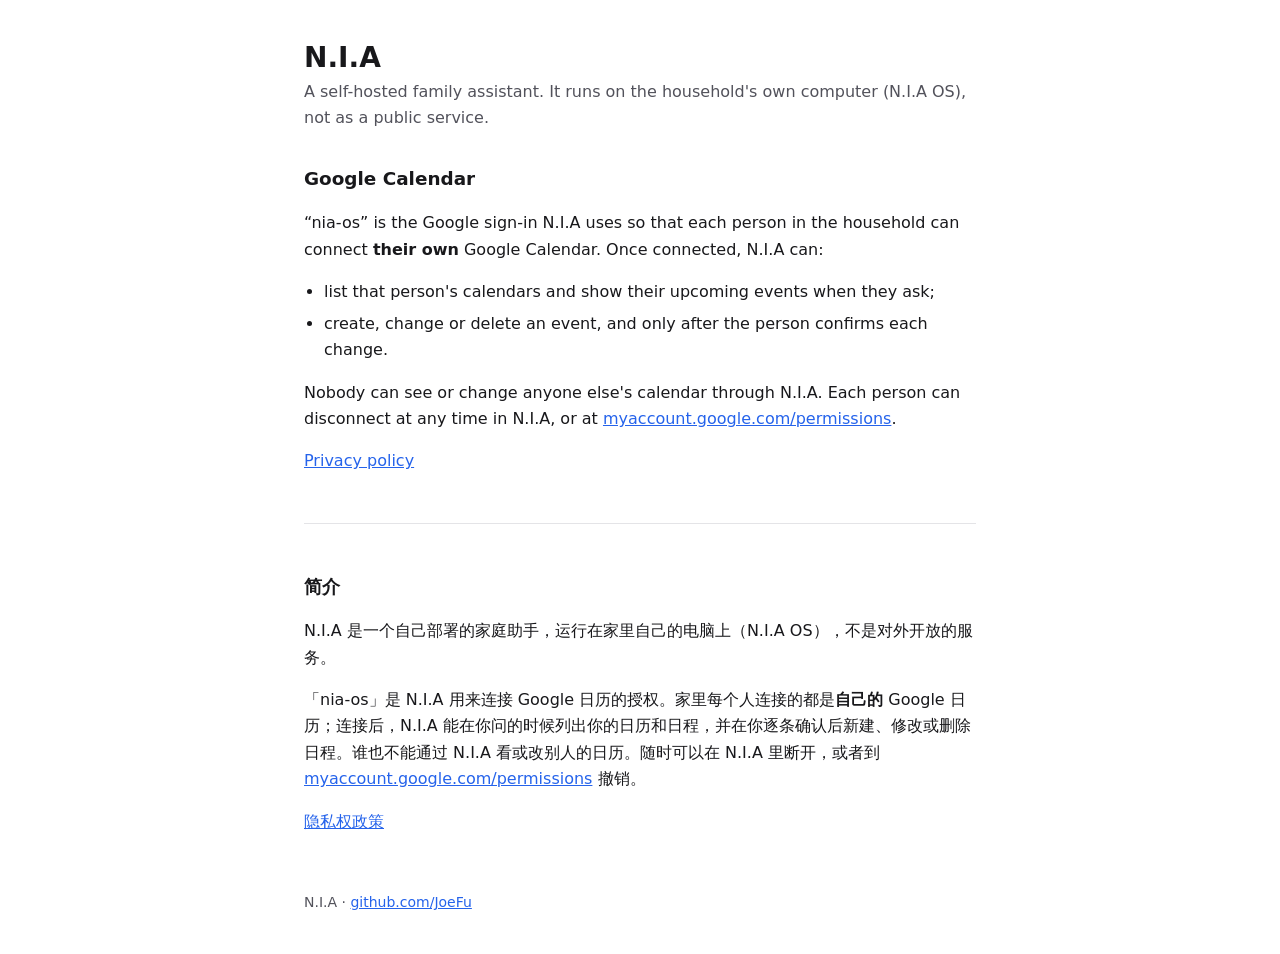
<file: index.html>
<!doctype html>
<html lang="en">
<head>
  <meta charset="utf-8">
  <meta name="viewport" content="width=device-width, initial-scale=1">
  <title>N.I.A (nia-os)</title>
  <meta name="description" content="N.I.A is a self-hosted family assistant. This page describes the nia-os Google sign-in it uses to connect each person's own Google Calendar.">
  <link rel="stylesheet" href="style.css">
</head>
<body>
  <main>
    <h1>N.I.A</h1>
    <p class="lead">A self-hosted family assistant. It runs on the household's own computer (N.I.A OS), not as a public service.</p>

    <h2>Google Calendar</h2>
    <p>“nia-os” is the Google sign-in N.I.A uses so that each person in the household can connect <strong>their own</strong> Google Calendar. Once connected, N.I.A can:</p>
    <ul>
      <li>list that person's calendars and show their upcoming events when they ask;</li>
      <li>create, change or delete an event, and only after the person confirms each change.</li>
    </ul>
    <p>Nobody can see or change anyone else's calendar through N.I.A. Each person can disconnect at any time in N.I.A, or at <a href="https://myaccount.google.com/permissions">myaccount.google.com/permissions</a>.</p>

    <p><a href="privacy.html">Privacy policy</a></p>

    <hr>

    <h2 lang="zh-CN">简介</h2>
    <div lang="zh-CN">
      <p>N.I.A 是一个自己部署的家庭助手，运行在家里自己的电脑上（N.I.A OS），不是对外开放的服务。</p>
      <p>「nia-os」是 N.I.A 用来连接 Google 日历的授权。家里每个人连接的都是<strong>自己的</strong> Google 日历；连接后，N.I.A 能在你问的时候列出你的日历和日程，并在你逐条确认后新建、修改或删除日程。谁也不能通过 N.I.A 看或改别人的日历。随时可以在 N.I.A 里断开，或者到 <a href="https://myaccount.google.com/permissions">myaccount.google.com/permissions</a> 撤销。</p>
      <p><a href="privacy.html#zh">隐私权政策</a></p>
    </div>
  </main>
  <footer>N.I.A · <a href="https://github.com/JoeFu">github.com/JoeFu</a></footer>
</body>
</html>
</file>
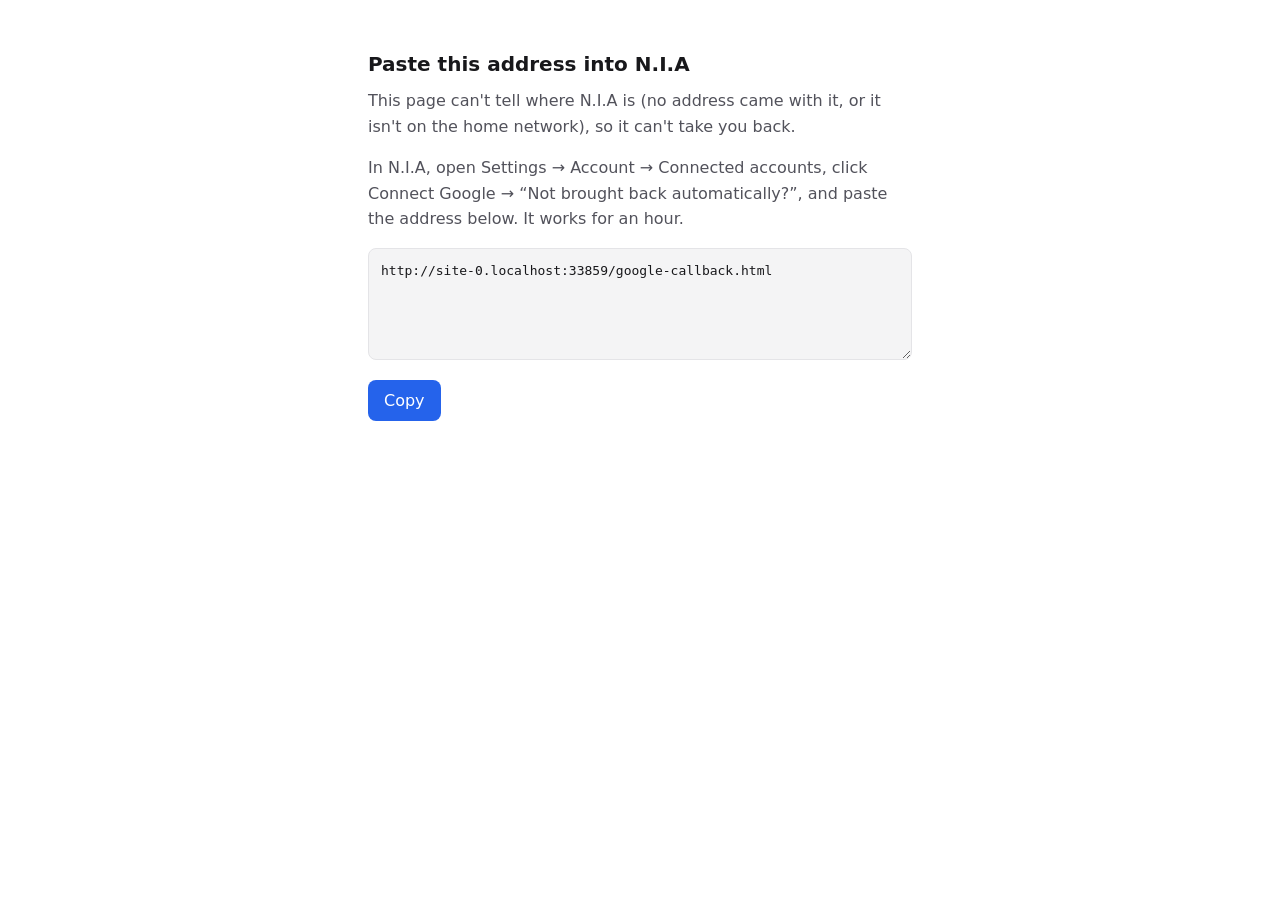
<file: google-callback.html>
<!doctype html>
<!--
  N.I.A's Google sign-in relay page (ADR 0040). Put this file on a public HTTPS site of your
  own (GitHub Pages works), register its address as the redirect URI of a "Web application"
  OAuth client, and enter the same address in N.I.A under Settings → Integrations → Google
  Calendar → "Relay page".

  Google sends the browser here after consent. The page runs only in that browser: it reads
  where N.I.A is open from the state N.I.A made (after the dot), and if that's an address on
  the home network, sends the browser there with Google's answer. Nothing is stored or sent
  anywhere else. The code is useless without N.I.A's client secret and the one-time PKCE key.
-->
<html lang="en">
<head>
  <meta charset="utf-8">
  <meta name="viewport" content="width=device-width, initial-scale=1">
  <meta name="referrer" content="no-referrer">
  <meta http-equiv="Content-Security-Policy" content="default-src 'none'; style-src 'unsafe-inline'; script-src 'unsafe-inline'">
  <meta name="robots" content="noindex">
  <title>N.I.A · Google</title>
  <style>
    :root { --bg: #fff; --fg: #18181b; --muted: #52525b; --line: #e4e4e7; --field: #f4f4f5; --accent: #2563eb; }
    @media (prefers-color-scheme: dark) {
      :root { --bg: #18181b; --fg: #f4f4f5; --muted: #a1a1aa; --line: #3f3f46; --field: #27272a; --accent: #60a5fa; }
    }
    * { box-sizing: border-box; }
    body { margin: 0; background: var(--bg); color: var(--fg); font: 16px/1.6 system-ui, -apple-system, "Segoe UI", Roboto, "PingFang SC", "Microsoft YaHei", sans-serif; }
    main { max-width: 36rem; margin: 0 auto; padding: 3rem 16px; }
    h1 { font-size: 1.25rem; margin: 0 0 0.5rem; }
    p { margin: 0 0 1rem; color: var(--muted); }
    textarea { width: 100%; min-height: 7rem; padding: 0.75rem; border: 1px solid var(--line); border-radius: 8px; background: var(--field); color: var(--fg); font: 13px/1.5 ui-monospace, Consolas, monospace; word-break: break-all; resize: vertical; }
    button { margin-top: 0.75rem; padding: 0.5rem 1rem; border: 0; border-radius: 8px; background: var(--accent); color: #fff; font: inherit; cursor: pointer; }
    [hidden] { display: none; }
  </style>
</head>
<body>
  <main>
    <section id="going">
      <h1 data-zh="正在回到 N.I.A…" data-en="Going back to N.I.A…"></h1>
      <p id="where"></p>
    </section>
    <section id="paste" hidden>
      <h1 data-zh="把这个网址粘贴回 N.I.A" data-en="Paste this address into N.I.A"></h1>
      <p id="why"></p>
      <p data-zh="在 N.I.A 里打开「设置 → 账户 → 已连接的账号」，点「连接 Google」→「没有自动跳回来？」，把下面的网址粘贴进去。1 小时内有效。" data-en="In N.I.A, open Settings → Account → Connected accounts, click Connect Google → “Not brought back automatically?”, and paste the address below. It works for an hour."></p>
      <textarea id="address" readonly aria-label="Address"></textarea>
      <button id="copy" type="button" data-zh="复制" data-en="Copy"></button>
    </section>
  </main>
  <script>
    (function () {
      var zh = /^zh/i.test(navigator.language || "");
      function say(el) { el.textContent = el.getAttribute(zh ? "data-zh" : "data-en"); }
      Array.prototype.forEach.call(document.querySelectorAll("[data-zh]"), say);
      document.documentElement.lang = zh ? "zh-CN" : "en";

      // Addresses on the home network only: N.I.A's own host check already tied the state to
      // the address it was opened at, and this keeps the page from sending anyone elsewhere.
      function homeNetwork(host) {
        host = host.toLowerCase();
        if (host === "localhost" || host === "[::1]" || /^\[f[cd][0-9a-f]{2}:/.test(host)) return true;
        if (/\.(local|lan|home|home\.arpa|internal|localhost|ts\.net)$/.test(host)) return true;
        var ip = host.match(/^(\d{1,3})\.(\d{1,3})\.\d{1,3}\.\d{1,3}$/);
        if (ip) {
          var a = Number(ip[1]), b = Number(ip[2]);
          return a === 10 || a === 127 || (a === 172 && b >= 16 && b <= 31) || (a === 192 && b === 168) || (a === 100 && b >= 64 && b <= 127);
        }
        return host.indexOf(".") === -1 && host.indexOf(":") === -1; // a bare name such as "nia"
      }

      function origin() {
        var state = new URLSearchParams(location.search).get("state") || "";
        var dot = state.indexOf(".");
        if (dot < 1) return null;
        try {
          var b64 = state.slice(dot + 1).replace(/-/g, "+").replace(/_/g, "/");
          var text = atob(b64 + "===".slice((b64.length + 3) % 4));
          var url = new URL(text);
          if ((url.protocol === "http:" || url.protocol === "https:") && url.origin === text && homeNetwork(url.hostname)) return url.origin;
        } catch (e) {}
        return null;
      }

      function paste(reason) {
        document.getElementById("going").hidden = true;
        document.getElementById("paste").hidden = false;
        document.getElementById("why").textContent = reason;
        var box = document.getElementById("address");
        box.value = location.href;
        document.getElementById("copy").onclick = function () {
          box.select();
          if (navigator.clipboard) navigator.clipboard.writeText(box.value).catch(function () { document.execCommand("copy"); });
          else document.execCommand("copy");
        };
      }

      var to = location.search ? origin() : null;
      if (!to) {
        paste(zh ? "这个页面不知道 N.I.A 在哪里（没有带地址，或者不是家里网络里的地址），所以没法自动跳回去。" : "This page can't tell where N.I.A is (no address came with it, or it isn't on the home network), so it can't take you back.");
        return;
      }
      document.getElementById("where").textContent = to;
      location.replace(to + "/api/me/google/callback" + location.search);
      // Still here after a while: the browser didn't go (it blocked the jump, or N.I.A didn't answer).
      setTimeout(function () {
        paste(zh ? "没能自动打开 " + to + "。" : "Couldn't open " + to + " by itself.");
      }, 5000);
    })();
  </script>
</body>
</html>
</file>
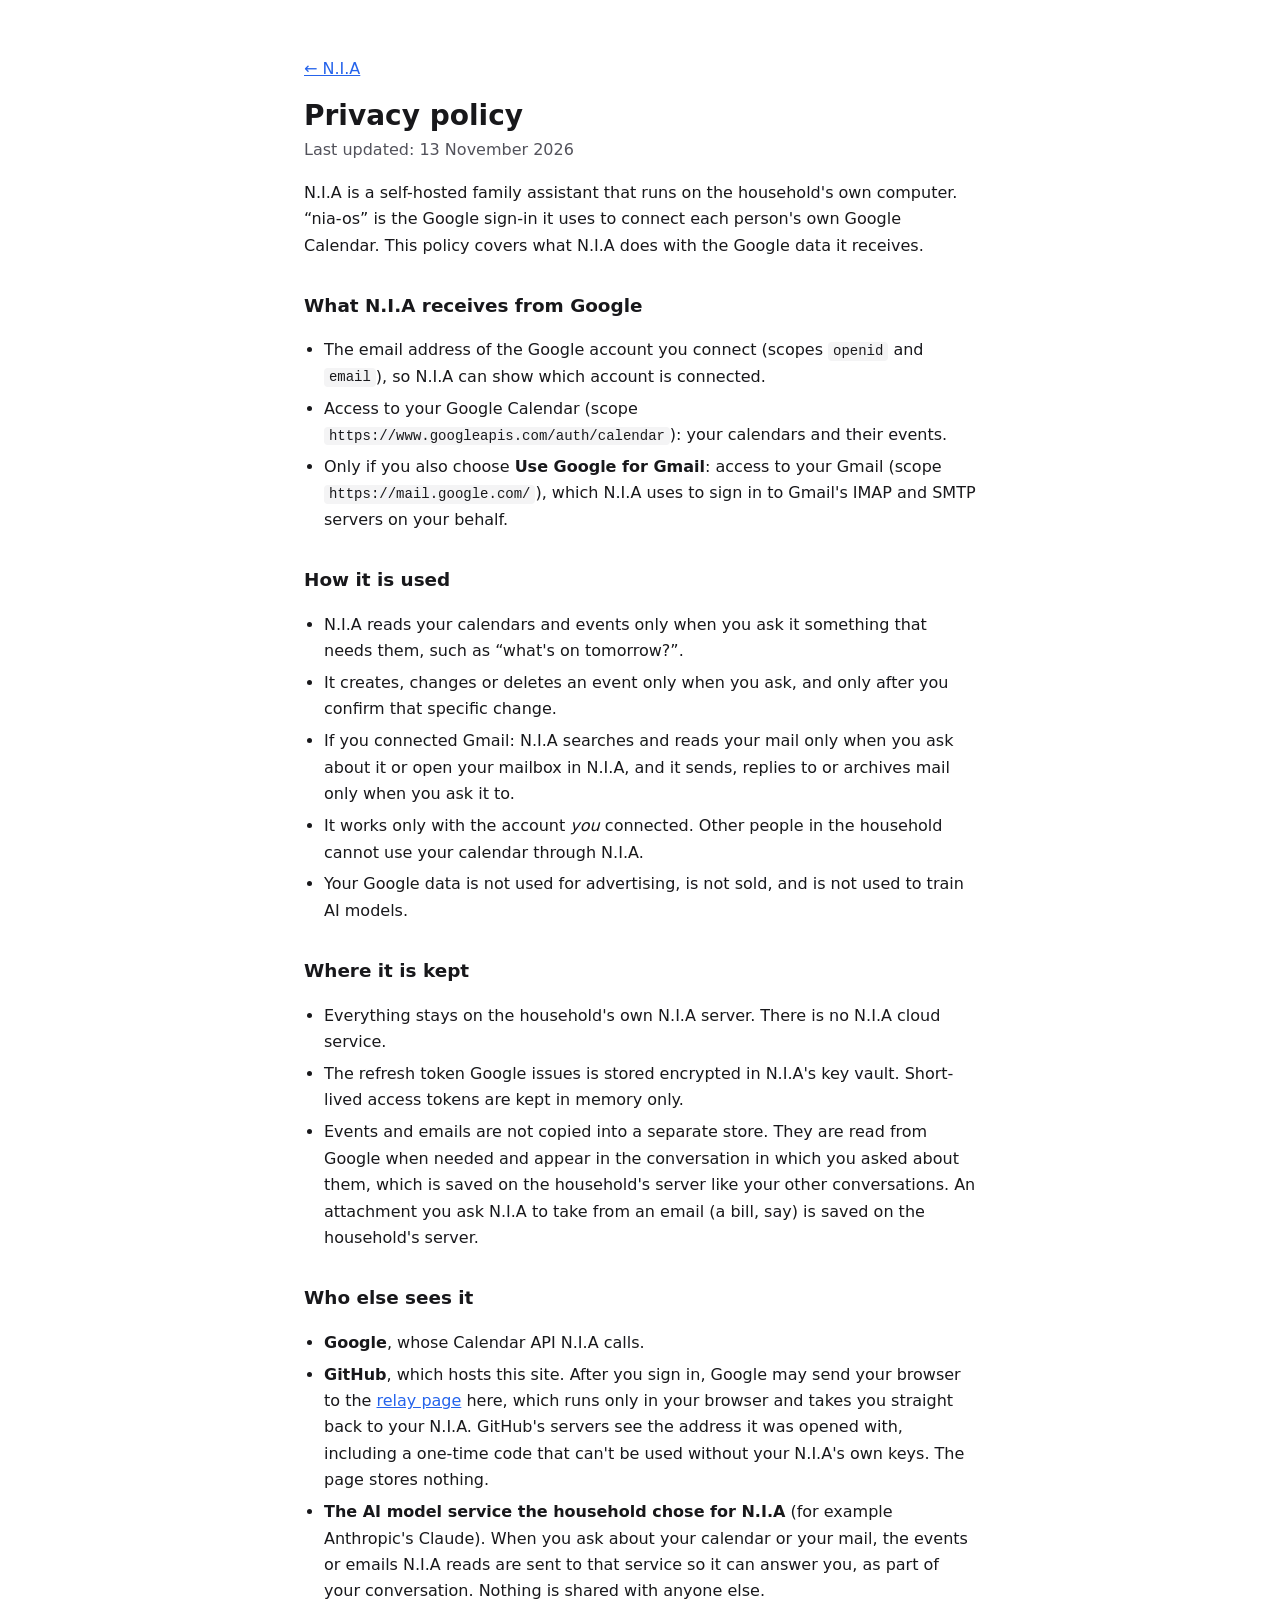
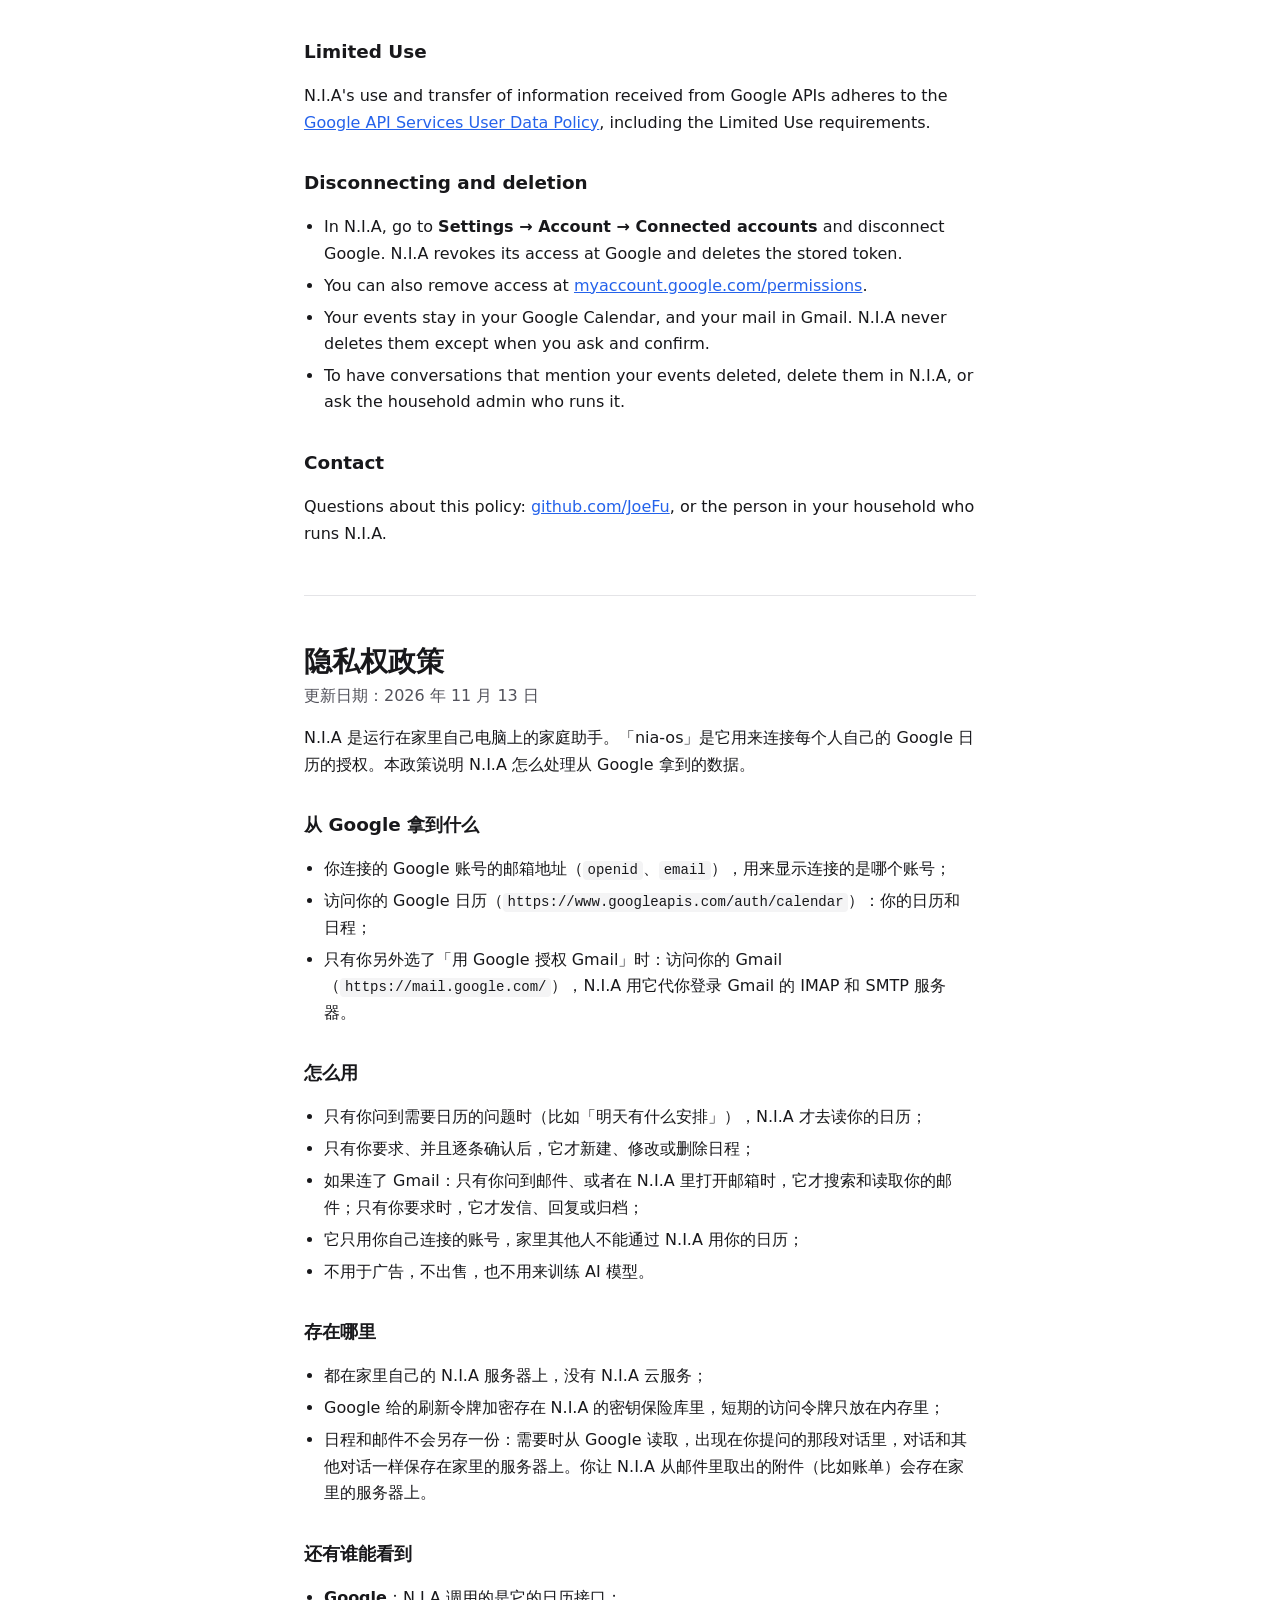
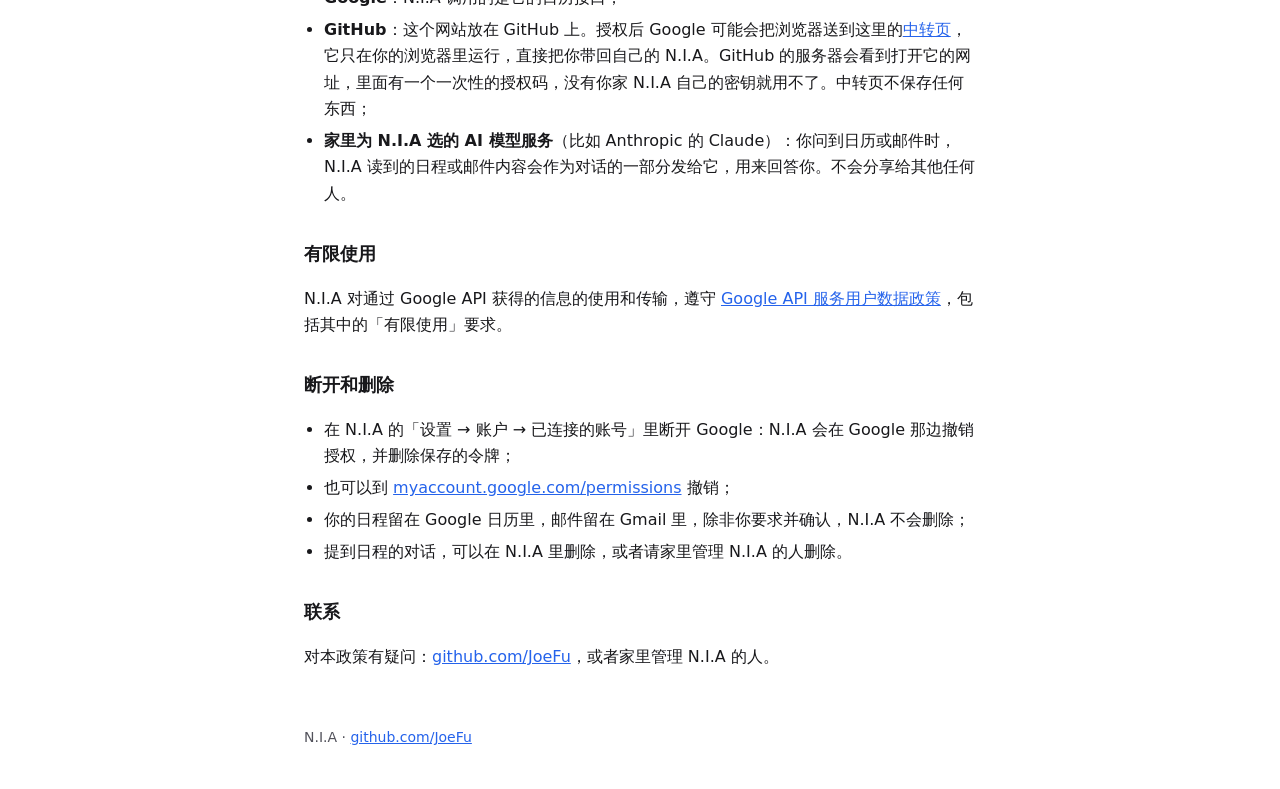
<file: privacy.html>
<!doctype html>
<html lang="en">
<head>
  <meta charset="utf-8">
  <meta name="viewport" content="width=device-width, initial-scale=1">
  <title>N.I.A Privacy Policy</title>
  <meta name="description" content="How N.I.A, a self-hosted family assistant, uses the Google Calendar data people connect to it.">
  <link rel="stylesheet" href="style.css">
</head>
<body>
  <main>
    <p><a href="./">← N.I.A</a></p>
    <h1>Privacy policy</h1>
    <p class="lead">Last updated: 13 November 2026</p>

    <p>N.I.A is a self-hosted family assistant that runs on the household's own computer. “nia-os” is the Google sign-in it uses to connect each person's own Google Calendar. This policy covers what N.I.A does with the Google data it receives.</p>

    <h2>What N.I.A receives from Google</h2>
    <ul>
      <li>The email address of the Google account you connect (scopes <code>openid</code> and <code>email</code>), so N.I.A can show which account is connected.</li>
      <li>Access to your Google Calendar (scope <code>https://www.googleapis.com/auth/calendar</code>): your calendars and their events.</li>
      <li>Only if you also choose <strong>Use Google for Gmail</strong>: access to your Gmail (scope <code>https://mail.google.com/</code>), which N.I.A uses to sign in to Gmail's IMAP and SMTP servers on your behalf.</li>
    </ul>

    <h2>How it is used</h2>
    <ul>
      <li>N.I.A reads your calendars and events only when you ask it something that needs them, such as “what's on tomorrow?”.</li>
      <li>It creates, changes or deletes an event only when you ask, and only after you confirm that specific change.</li>
      <li>If you connected Gmail: N.I.A searches and reads your mail only when you ask about it or open your mailbox in N.I.A, and it sends, replies to or archives mail only when you ask it to.</li>
      <li>It works only with the account <em>you</em> connected. Other people in the household cannot use your calendar through N.I.A.</li>
      <li>Your Google data is not used for advertising, is not sold, and is not used to train AI models.</li>
    </ul>

    <h2>Where it is kept</h2>
    <ul>
      <li>Everything stays on the household's own N.I.A server. There is no N.I.A cloud service.</li>
      <li>The refresh token Google issues is stored encrypted in N.I.A's key vault. Short-lived access tokens are kept in memory only.</li>
      <li>Events and emails are not copied into a separate store. They are read from Google when needed and appear in the conversation in which you asked about them, which is saved on the household's server like your other conversations. An attachment you ask N.I.A to take from an email (a bill, say) is saved on the household's server.</li>
    </ul>

    <h2>Who else sees it</h2>
    <ul>
      <li><strong>Google</strong>, whose Calendar API N.I.A calls.</li>
      <li><strong>GitHub</strong>, which hosts this site. After you sign in, Google may send your browser to the <a href="google-callback.html">relay page</a> here, which runs only in your browser and takes you straight back to your N.I.A. GitHub's servers see the address it was opened with, including a one-time code that can't be used without your N.I.A's own keys. The page stores nothing.</li>
      <li><strong>The AI model service the household chose for N.I.A</strong> (for example Anthropic's Claude). When you ask about your calendar or your mail, the events or emails N.I.A reads are sent to that service so it can answer you, as part of your conversation. Nothing is shared with anyone else.</li>
    </ul>

    <h2>Limited Use</h2>
    <p>N.I.A's use and transfer of information received from Google APIs adheres to the <a href="https://developers.google.com/terms/api-services-user-data-policy">Google API Services User Data Policy</a>, including the Limited Use requirements.</p>

    <h2>Disconnecting and deletion</h2>
    <ul>
      <li>In N.I.A, go to <strong>Settings → Account → Connected accounts</strong> and disconnect Google. N.I.A revokes its access at Google and deletes the stored token.</li>
      <li>You can also remove access at <a href="https://myaccount.google.com/permissions">myaccount.google.com/permissions</a>.</li>
      <li>Your events stay in your Google Calendar, and your mail in Gmail. N.I.A never deletes them except when you ask and confirm.</li>
      <li>To have conversations that mention your events deleted, delete them in N.I.A, or ask the household admin who runs it.</li>
    </ul>

    <h2>Contact</h2>
    <p>Questions about this policy: <a href="https://github.com/JoeFu">github.com/JoeFu</a>, or the person in your household who runs N.I.A.</p>

    <hr>

    <section id="zh" lang="zh-CN">
      <h1>隐私权政策</h1>
      <p class="lead">更新日期：2026 年 11 月 13 日</p>
      <p>N.I.A 是运行在家里自己电脑上的家庭助手。「nia-os」是它用来连接每个人自己的 Google 日历的授权。本政策说明 N.I.A 怎么处理从 Google 拿到的数据。</p>

      <h2>从 Google 拿到什么</h2>
      <ul>
        <li>你连接的 Google 账号的邮箱地址（<code>openid</code>、<code>email</code>），用来显示连接的是哪个账号；</li>
        <li>访问你的 Google 日历（<code>https://www.googleapis.com/auth/calendar</code>）：你的日历和日程；</li>
        <li>只有你另外选了「用 Google 授权 Gmail」时：访问你的 Gmail（<code>https://mail.google.com/</code>），N.I.A 用它代你登录 Gmail 的 IMAP 和 SMTP 服务器。</li>
      </ul>

      <h2>怎么用</h2>
      <ul>
        <li>只有你问到需要日历的问题时（比如「明天有什么安排」），N.I.A 才去读你的日历；</li>
        <li>只有你要求、并且逐条确认后，它才新建、修改或删除日程；</li>
        <li>如果连了 Gmail：只有你问到邮件、或者在 N.I.A 里打开邮箱时，它才搜索和读取你的邮件；只有你要求时，它才发信、回复或归档；</li>
        <li>它只用你自己连接的账号，家里其他人不能通过 N.I.A 用你的日历；</li>
        <li>不用于广告，不出售，也不用来训练 AI 模型。</li>
      </ul>

      <h2>存在哪里</h2>
      <ul>
        <li>都在家里自己的 N.I.A 服务器上，没有 N.I.A 云服务；</li>
        <li>Google 给的刷新令牌加密存在 N.I.A 的密钥保险库里，短期的访问令牌只放在内存里；</li>
        <li>日程和邮件不会另存一份：需要时从 Google 读取，出现在你提问的那段对话里，对话和其他对话一样保存在家里的服务器上。你让 N.I.A 从邮件里取出的附件（比如账单）会存在家里的服务器上。</li>
      </ul>

      <h2>还有谁能看到</h2>
      <ul>
        <li><strong>Google</strong>：N.I.A 调用的是它的日历接口；</li>
        <li><strong>GitHub</strong>：这个网站放在 GitHub 上。授权后 Google 可能会把浏览器送到这里的<a href="google-callback.html">中转页</a>，它只在你的浏览器里运行，直接把你带回自己的 N.I.A。GitHub 的服务器会看到打开它的网址，里面有一个一次性的授权码，没有你家 N.I.A 自己的密钥就用不了。中转页不保存任何东西；</li>
        <li><strong>家里为 N.I.A 选的 AI 模型服务</strong>（比如 Anthropic 的 Claude）：你问到日历或邮件时，N.I.A 读到的日程或邮件内容会作为对话的一部分发给它，用来回答你。不会分享给其他任何人。</li>
      </ul>

      <h2>有限使用</h2>
      <p>N.I.A 对通过 Google API 获得的信息的使用和传输，遵守 <a href="https://developers.google.com/terms/api-services-user-data-policy">Google API 服务用户数据政策</a>，包括其中的「有限使用」要求。</p>

      <h2>断开和删除</h2>
      <ul>
        <li>在 N.I.A 的「设置 → 账户 → 已连接的账号」里断开 Google：N.I.A 会在 Google 那边撤销授权，并删除保存的令牌；</li>
        <li>也可以到 <a href="https://myaccount.google.com/permissions">myaccount.google.com/permissions</a> 撤销；</li>
        <li>你的日程留在 Google 日历里，邮件留在 Gmail 里，除非你要求并确认，N.I.A 不会删除；</li>
        <li>提到日程的对话，可以在 N.I.A 里删除，或者请家里管理 N.I.A 的人删除。</li>
      </ul>

      <h2>联系</h2>
      <p>对本政策有疑问：<a href="https://github.com/JoeFu">github.com/JoeFu</a>，或者家里管理 N.I.A 的人。</p>
    </section>
  </main>
  <footer>N.I.A · <a href="https://github.com/JoeFu">github.com/JoeFu</a></footer>
</body>
</html>
</file>
<file: style.css>
:root {
  --bg: #ffffff;
  --fg: #18181b;
  --muted: #52525b;
  --line: #e4e4e7;
  --link: #2563eb;
  --code: #f4f4f5;
}

@media (prefers-color-scheme: dark) {
  :root {
    --bg: #18181b;
    --fg: #f4f4f5;
    --muted: #a1a1aa;
    --line: #3f3f46;
    --link: #60a5fa;
    --code: #27272a;
  }
}

* {
  box-sizing: border-box;
}

body {
  margin: 0;
  background: var(--bg);
  color: var(--fg);
  font: 16px/1.65 system-ui, -apple-system, "Segoe UI", Roboto, "PingFang SC", "Microsoft YaHei", sans-serif;
}

main,
footer {
  max-width: 44rem;
  margin: 0 auto;
  padding: 2.5rem 16px;
}

footer {
  padding-top: 0;
  color: var(--muted);
  font-size: 0.875rem;
}

h1 {
  font-size: 1.75rem;
  line-height: 1.25;
  margin: 0 0 0.25rem;
}

h2 {
  font-size: 1.15rem;
  margin: 2rem 0 0.5rem;
}

.lead {
  color: var(--muted);
  margin-top: 0;
}

a {
  color: var(--link);
}

code {
  background: var(--code);
  border-radius: 4px;
  padding: 0.1em 0.35em;
  font-size: 0.875em;
  overflow-wrap: anywhere;
}

ul {
  padding-left: 1.25rem;
}

li + li {
  margin-top: 0.35rem;
}

hr {
  border: 0;
  border-top: 1px solid var(--line);
  margin: 3rem 0;
}
</file>
